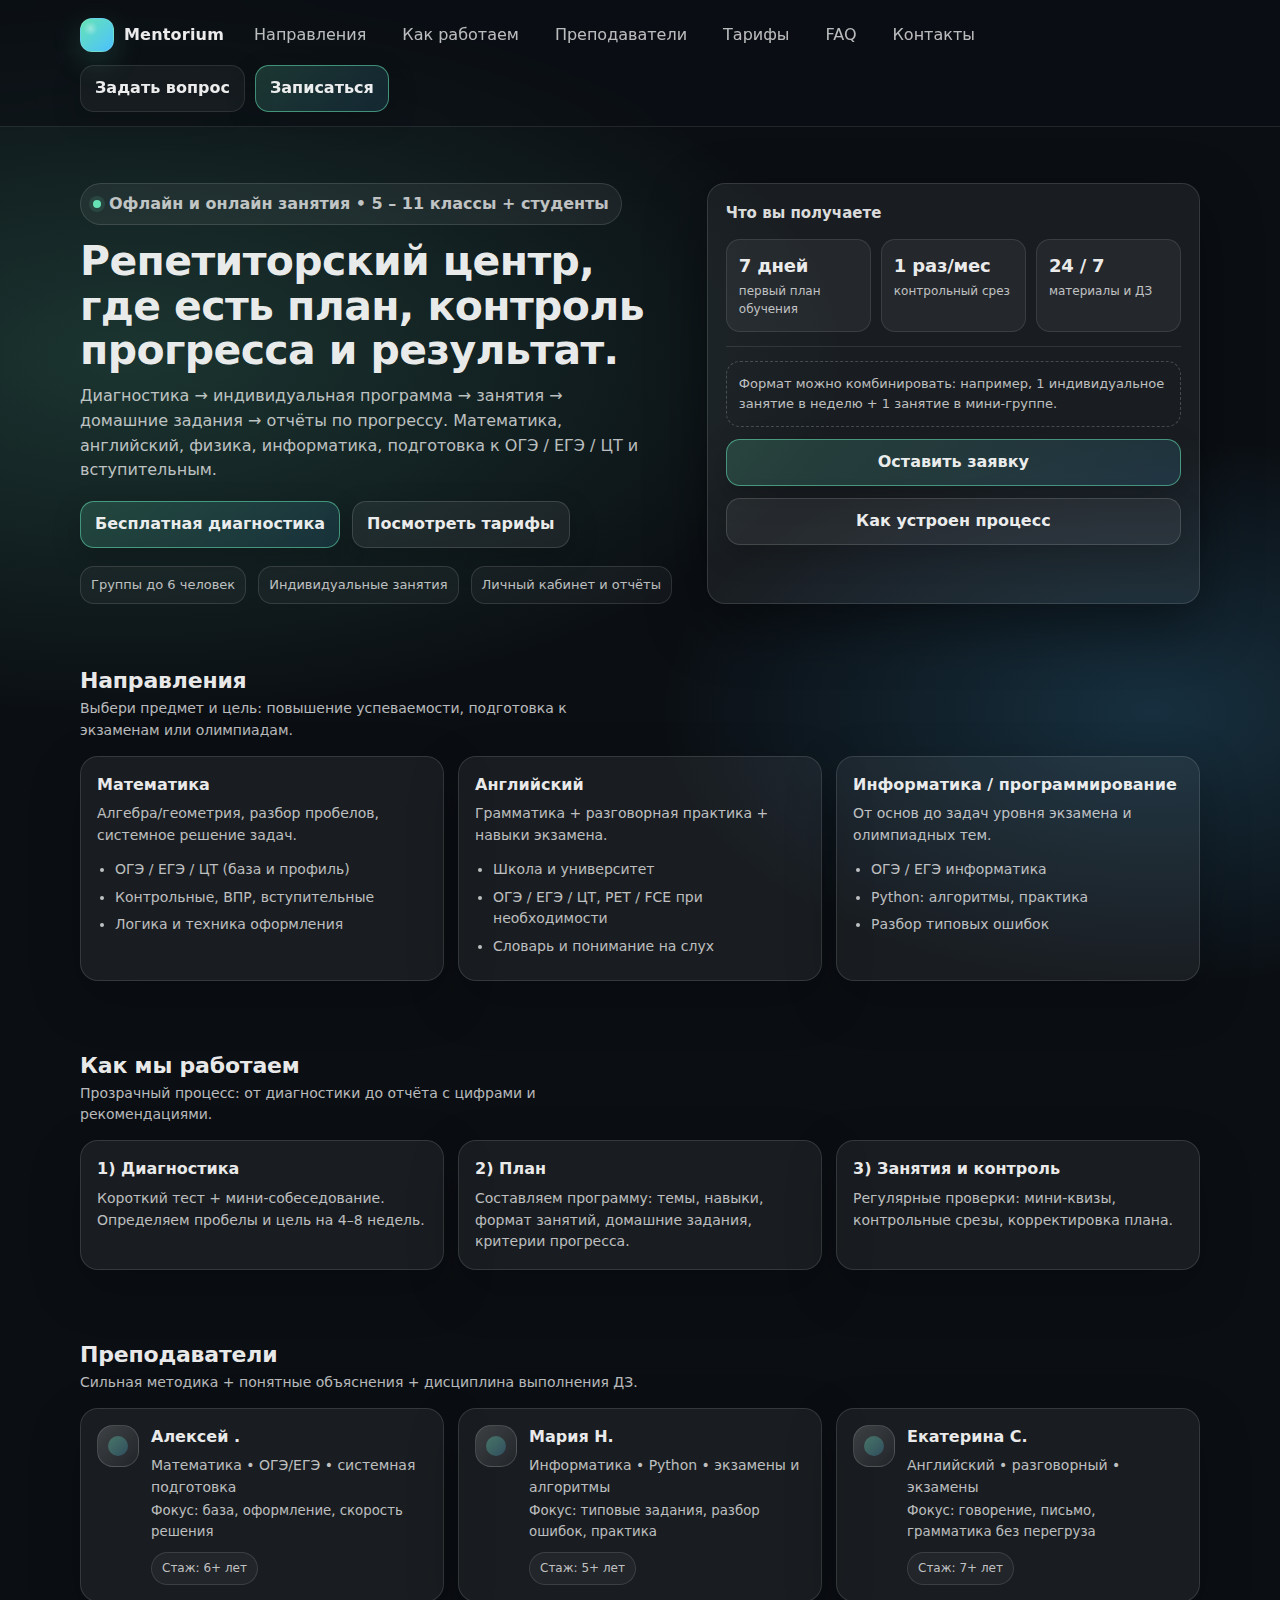
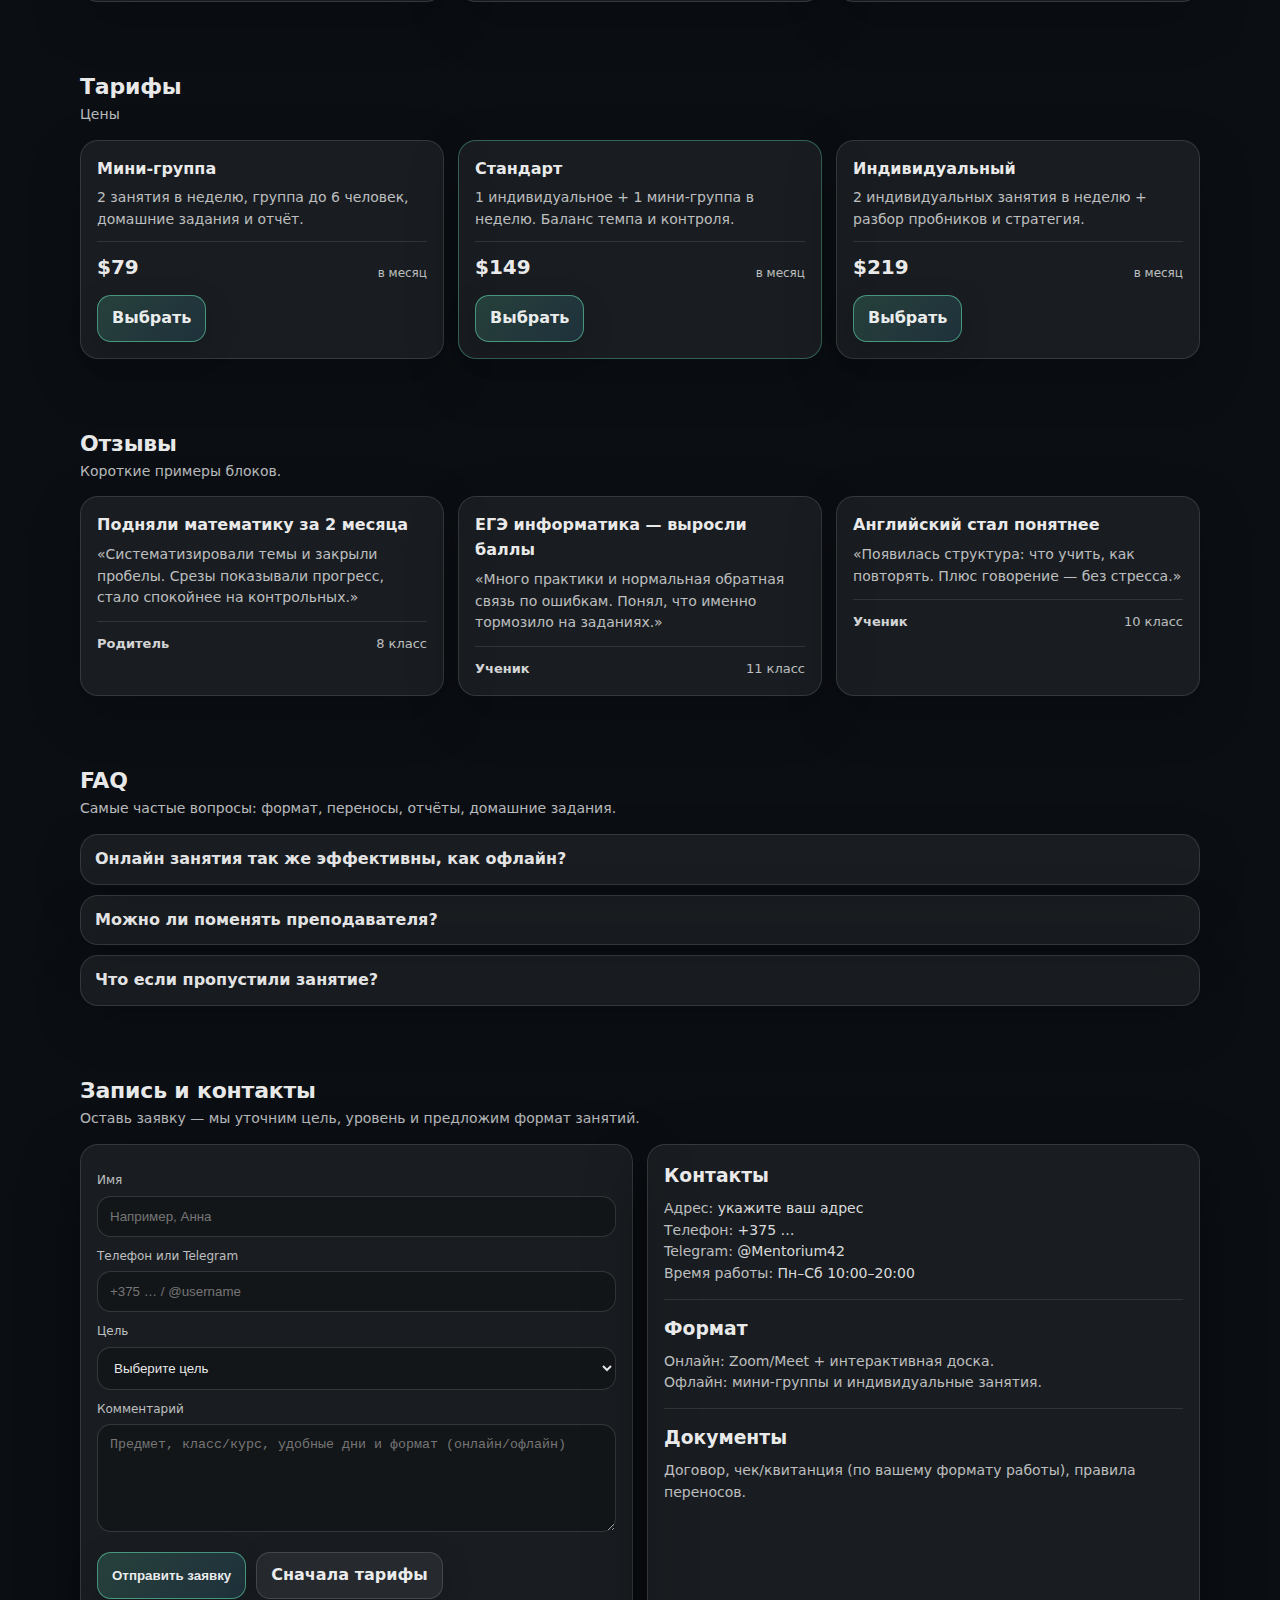
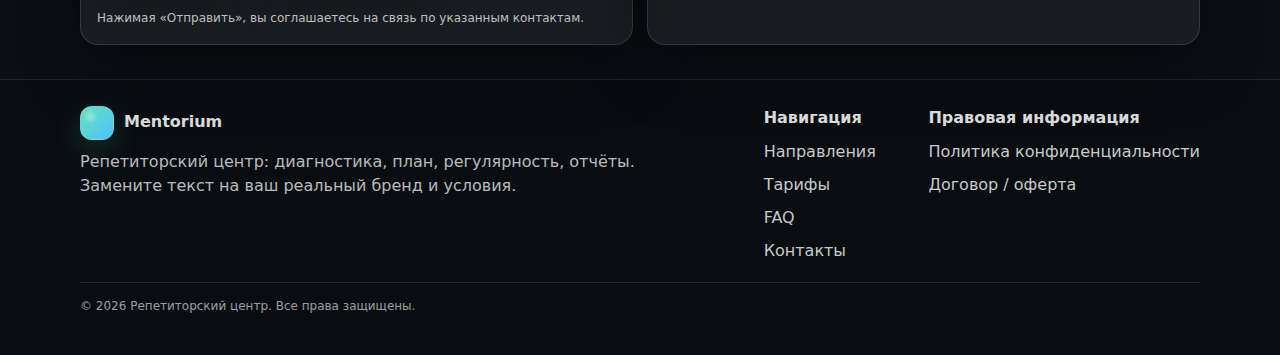
<file: main.html>
<!doctype html>
<html lang="ru">
<head>
  <meta charset="utf-8" />
  <meta name="viewport" content="width=device-width,initial-scale=1" />
  <title>Репетиторский центр «Mentorium»</title>
  <meta name="description" content="Репетиторский центр: математика, английский, подготовка к ОГЭ / ЕГЭ / ЦТ. Онлайн и офлайн. Диагностика, план, прогресс." />
  <style>
    :root{
      --bg: #0b0f14;
      --panel: rgba(255,255,255,.06);
      --panel2: rgba(255,255,255,.08);
      --text: rgba(255,255,255,.92);
      --muted: rgba(255,255,255,.72);
      --line: rgba(255,255,255,.10);
      --brand: #66e3b4;
      --brand2:#4cc2ff;
      --shadow: 0 20px 60px rgba(0,0,0,.45);
      --r: 18px;
      --max: 1120px;
    }

    *{ box-sizing:border-box; }
    html{ scroll-behavior:smooth; }
    body{
      margin:0;
      font-family: ui-sans-serif, system-ui, -apple-system, Segoe UI, Roboto, Arial, "Noto Sans", "Helvetica Neue", sans-serif;
      background:
        radial-gradient(1200px 600px at 10% 10%, rgba(102,227,180,.18), transparent 60%),
        radial-gradient(900px 500px at 90% 20%, rgba(76,194,255,.18), transparent 55%),
        radial-gradient(800px 600px at 40% 110%, rgba(102,227,180,.10), transparent 55%),
        var(--bg);
      color:var(--text);
      line-height:1.55;
    }

    a{ color:inherit; text-decoration:none; }
    .container{ width: min(var(--max), calc(100% - 40px)); margin:0 auto; }

    /* Header */
    header{
      position:sticky; top:0; z-index:50;
      backdrop-filter: blur(14px);
      background: rgba(11,15,20,.55);
      border-bottom: 1px solid var(--line);
    }
    .nav{
      display:flex; align-items:center; justify-content:space-between;
      padding:14px 0;
      gap:16px;
      flex-wrap:wrap;
      row-gap:8px;
    }
    .nav-left{display:flex;align-items:center;gap:20px;flex-wrap:wrap;}
    .brand{
      display:flex; align-items:center; gap:10px;
      font-weight:700;
      letter-spacing:.2px;
    }
    .logo{
      width:34px; height:34px; border-radius:12px;
      background:
        radial-gradient(12px 12px at 30% 30%, rgba(255,255,255,.35), transparent 60%),
        linear-gradient(135deg, var(--brand), var(--brand2));
      box-shadow: 0 10px 30px rgba(102,227,180,.18);
      border: 1px solid rgba(255,255,255,.12);
    }
    .navlinks{
      display:flex; align-items:center; gap:16px;
    }
    .navlinks a{
      padding:9px 10px;
      border-radius:12px;
      color:var(--muted);
    }
    .navlinks a:hover{ background: var(--panel); color:var(--text); }
    .cta{
      display:flex; align-items:center; gap:10px;
    }
    .btn{
      display:inline-flex; align-items:center; justify-content:center;
      gap:10px;
      padding:10px 14px;
      border-radius:14px;
      border: 1px solid rgba(255,255,255,.14);
      background: rgba(255,255,255,.06);
      color:var(--text);
      box-shadow: 0 10px 30px rgba(0,0,0,.18);
      cursor:pointer;
      user-select:none;
      font-weight:600;
    }
    .btn.ghost{
      border-color: rgba(255,255,255,.10);
      background: rgba(255,255,255,.04);
    }
    .btn:hover{ background: rgba(255,255,255,.09); }
    .btn.primary{
      border-color: rgba(102,227,180,.55);
      background: linear-gradient(135deg, rgba(102,227,180,.18), rgba(76,194,255,.12));
    }
    .btn.primary:hover{
      background: linear-gradient(135deg, rgba(102,227,180,.24), rgba(76,194,255,.16));
    }
    .burger{
      display:none;
      width:44px; height:44px;
      border-radius:14px;
      border:1px solid rgba(255,255,255,.14);
      background: rgba(255,255,255,.06);
      cursor:pointer;
    }
    .burger span{
      display:block;
      width:18px; height:2px;
      background: rgba(255,255,255,.85);
      margin: 0 auto;
      border-radius:2px;
    }
    .burger span + span{ margin-top:5px; }

    /* Mobile menu */
    .mobile{
      display:none;
      padding: 0 0 16px;
    }
    .mobile a{
      display:block;
      padding:12px 12px;
      border-radius:14px;
      color:var(--muted);
      border: 1px solid transparent;
    }
    .mobile a:hover{
      background: var(--panel);
      border-color: rgba(255,255,255,.10);
      color:var(--text);
    }

    /* Hero */
    .hero{
      padding: 56px 0 26px;
    }
    .grid-hero{
      display:grid;
      grid-template-columns: 1.1fr .9fr;
      gap: 24px;
      align-items:stretch;
    }
    .badge{
      display:inline-flex; align-items:center; gap:8px;
      padding:8px 12px;
      border-radius:999px;
      background: rgba(255,255,255,.06);
      border:1px solid rgba(255,255,255,.12);
      color:var(--muted);
      font-weight:600;
      width:fit-content;
    }
    .dot{
      width:8px; height:8px; border-radius:50%;
      background: var(--brand);
      box-shadow: 0 0 0 4px rgba(102,227,180,.12);
    }
    h1{
      font-size: clamp(28px, 3.2vw, 46px);
      line-height:1.08;
      margin:14px 0 12px;
      letter-spacing:-.6px;
    }
    .lead{
      color:var(--muted);
      font-size: 16px;
      margin: 0 0 18px;
      max-width: 56ch;
    }
    .hero-actions{
      display:flex;
      gap:12px;
      flex-wrap:wrap;
      margin: 18px 0 0;
    }
    .mini{
      display:flex; gap:12px; flex-wrap:wrap;
      margin-top: 18px;
      color: var(--muted);
      font-size: 13px;
    }
    .mini .chip{
      display:inline-flex; align-items:center; gap:8px;
      padding:8px 10px;
      border-radius:14px;
      border:1px solid rgba(255,255,255,.12);
      background: rgba(255,255,255,.04);
    }
    .panel{
      background: rgba(255,255,255,.06);
      border: 1px solid rgba(255,255,255,.12);
      border-radius: var(--r);
      box-shadow: var(--shadow);
    }
    .hero-card{
      padding: 18px;
      display:flex;
      flex-direction:column;
      gap:12px;
    }
    .hero-card h3{
      margin:0;
      font-size: 15px;
      color: rgba(255,255,255,.86);
    }
    .kpis{
      display:grid;
      grid-template-columns: repeat(3, 1fr);
      gap: 10px;
      margin-top: 2px;
    }
    .kpi{
      padding:12px;
      border-radius:14px;
      background: rgba(255,255,255,.05);
      border:1px solid rgba(255,255,255,.10);
    }
    .kpi strong{
      display:block;
      font-size: 18px;
      letter-spacing:-.2px;
    }
    .kpi span{
      display:block;
      font-size: 12px;
      color: var(--muted);
      margin-top: 2px;
    }
    .note{
      padding:12px 12px;
      border-radius:14px;
      border:1px dashed rgba(255,255,255,.20);
      color:var(--muted);
      font-size: 13px;
    }
    .line{ height:1px; background: var(--line); margin: 2px 0; }

    /* Sections */
    section{ padding: 34px 0; }
    .section-head{
      display:flex; align-items:flex-end; justify-content:space-between;
      gap: 14px;
      margin-bottom: 14px;
    }
    .section-head h2{
      margin:0;
      font-size: 22px;
      letter-spacing:-.2px;
    }
    .section-head p{
      margin:0;
      color:var(--muted);
      max-width: 64ch;
      font-size: 14px;
    }

    /* Cards grid */
    .cards{
      display:grid;
      grid-template-columns: repeat(12, 1fr);
      gap: 14px;
    }
    .card{
      grid-column: span 4;
      padding: 16px;
      border-radius: var(--r);
      background: rgba(255,255,255,.06);
      border: 1px solid rgba(255,255,255,.12);
      box-shadow: 0 18px 50px rgba(0,0,0,.25);
    }
    .card h3{ margin: 0 0 6px; font-size: 16px; }
    .card p{ margin: 0; color: var(--muted); font-size: 14px; }
    .card ul{ margin: 12px 0 0; padding-left: 18px; color: var(--muted); font-size: 14px; }
    .card li{ margin: 6px 0; }

    /* Teachers */
    .teacher{
      display:flex; gap: 12px; align-items:flex-start;
    }
    .avatar{
      width:42px; height:42px; border-radius:16px;
      border: 1px solid rgba(255,255,255,.14);
      background: linear-gradient(135deg, rgba(255,255,255,.16), rgba(255,255,255,.04));
      position:relative;
      flex:0 0 auto;
    }
    .avatar::after{
      content:"";
      position:absolute; inset: 10px;
      border-radius: 12px;
      background: linear-gradient(135deg, rgba(102,227,180,.35), rgba(76,194,255,.22));
    }
    .teacher small{ display:block; color: var(--muted); margin-top: 2px; }
    .pill{
      display:inline-flex; align-items:center;
      padding: 6px 10px;
      border-radius:999px;
      border:1px solid rgba(255,255,255,.12);
      background: rgba(255,255,255,.04);
      color: var(--muted);
      font-size: 12px;
      margin-top: 10px;
      width: fit-content;
    }

    /* Pricing */
    .price{
      display:flex; align-items:flex-end; justify-content:space-between;
      gap:10px; margin-top: 10px;
      padding-top: 10px; border-top: 1px solid rgba(255,255,255,.10);
    }
    .price strong{ font-size: 20px; }
    .price span{ color: var(--muted); font-size: 12px; }

    /* Testimonials */
    .quote{
      font-size:14px;
      color: var(--muted);
      margin-top: 8px;
    }
    .who{
      display:flex; justify-content:space-between; gap:10px;
      margin-top: 12px; padding-top: 12px;
      border-top: 1px solid rgba(255,255,255,.10);
      color: rgba(255,255,255,.82);
      font-weight:600;
      font-size: 13px;
    }
    .who span{ color: var(--muted); font-weight:500; }

    /* FAQ */
    details{
      background: rgba(255,255,255,.06);
      border: 1px solid rgba(255,255,255,.12);
      border-radius: var(--r);
      padding: 12px 14px;
      box-shadow: 0 18px 50px rgba(0,0,0,.20);
    }
    details + details{ margin-top: 10px; }
    summary{
      cursor:pointer;
      list-style:none;
      font-weight: 650;
      color: rgba(255,255,255,.90);
    }
    summary::-webkit-details-marker{ display:none; }
    details p{
      margin:10px 0 0;
      color: var(--muted);
      font-size: 14px;
    }

    /* Contact */
    .contact{
      display:grid;
      grid-template-columns: 1fr 1fr;
      gap: 14px;
      align-items:stretch;
    }
    .form{
      padding: 16px;
    }
    label{
      display:block;
      font-size: 12px;
      color: var(--muted);
      margin: 10px 0 6px;
    }
    input, select, textarea{
      width:100%;
      padding: 12px 12px;
      border-radius: 14px;
      border: 1px solid rgba(255,255,255,.14);
      background: rgba(0,0,0,.22);
      color: var(--text);
      outline: none;
    }
    textarea{ min-height: 108px; resize: vertical; }
    input:focus, select:focus, textarea:focus{
      border-color: rgba(102,227,180,.55);
      box-shadow: 0 0 0 4px rgba(102,227,180,.12);
    }
    .hint{
      color: var(--muted);
      font-size: 12px;
      margin-top: 10px;
    }

    footer{
      padding: 26px 0 40px;
      color: var(--muted);
      border-top: 1px solid var(--line);
      background: rgba(0,0,0,.12);
    }
    .footer-grid{
      display:flex; align-items:flex-start; justify-content:space-between;
      gap:14px;
      flex-wrap:wrap;
    }
    .footer-grid a{ color: rgba(255,255,255,.78); }
    .footer-grid a:hover{ color: var(--text); }

    /* Responsive */
    @media (max-width: 960px){
      .grid-hero{ grid-template-columns: 1fr; }
      .kpis{ grid-template-columns: repeat(3, 1fr); }
      .card{ grid-column: span 6; }
      .contact{ grid-template-columns: 1fr; }
    }
    @media (max-width: 680px){
      .navlinks{ display:none; }
      .burger{ display:inline-flex; align-items:center; justify-content:center; }
      .mobile{ display:block; }
      .mobile[hidden]{ display:none; }
      .card{ grid-column: span 12; }
      .kpis{ grid-template-columns: 1fr; }
      .hero{ padding-top: 36px; }
    }
  </style>
</head>
<body>

<header>
  <div class="container">
    <div class="nav">
      <div class="nav-left">
        <a class="brand" href="#top" aria-label="На главную">
          <span class="logo" aria-hidden="true"></span>
          <span class="brand-name">Mentorium</span>
        </a>
        <nav class="navlinks" aria-label="Навигация">
          <a href="#services">Направления</a>
          <a href="#how">Как работаем</a>
          <a href="#teachers">Преподаватели</a>
          <a href="#pricing">Тарифы</a>
          <a href="#faq">FAQ</a>
          <a href="#contact">Контакты</a>
        </nav>
      </div>

      <div class="cta">
        <a class="btn ghost" href="#contact">Задать вопрос</a>
        <a class="btn primary" href="#contact">Записаться</a>
        <button class="burger" id="burger" aria-label="Открыть меню" aria-expanded="false">
          <span></span><span></span><span></span>
        </button>
      </div>
    </div>

    <nav class="mobile" id="mobileMenu" hidden aria-label="Мобильная навигация">
      <a href="#services">Направления</a>
      <a href="#how">Как работаем</a>
      <a href="#teachers">Преподаватели</a>
      <a href="#pricing">Тарифы</a>
      <a href="#faq">FAQ</a>
      <a href="#contact">Контакты</a>
    </nav>
  </div>
</header>

<main id="top">
  <section class="hero">
    <div class="container">
      <div class="grid-hero">
        <div>
          <div class="badge"><span class="dot" aria-hidden="true"></span>Офлайн и онлайн занятия • 5 – 11 классы + студенты</div>
          <h1>Репетиторский центр, где есть план, контроль прогресса и результат.</h1>
          <p class="lead">
            Диагностика → индивидуальная программа → занятия → домашние задания → отчёты по прогрессу.
            Математика, английский, физика, информатика, подготовка к ОГЭ / ЕГЭ / ЦТ и вступительным.
          </p>

          <div class="hero-actions">
            <a class="btn primary" href="#contact">Бесплатная диагностика</a>
            <a class="btn" href="#pricing">Посмотреть тарифы</a>
          </div>

          <div class="mini" aria-label="Преимущества">
            <span class="chip">Группы до 6 человек</span>
            <span class="chip">Индивидуальные занятия</span>
            <span class="chip">Личный кабинет и отчёты</span>
          </div>
        </div>

        <aside class="panel hero-card" aria-label="Быстрая информация">
          <h3>Что вы получаете</h3>
          <div class="kpis" role="list">
            <div class="kpi" role="listitem"><strong>7 дней</strong><span>первый план обучения</span></div>
            <div class="kpi" role="listitem"><strong>1 раз/мес</strong><span>контрольный срез</span></div>
            <div class="kpi" role="listitem"><strong>24 / 7</strong><span>материалы и ДЗ</span></div>
          </div>
          <div class="line"></div>
          <div class="note">
            Формат можно комбинировать: например, 1 индивидуальное занятие в неделю + 1 занятие в мини-группе.
          </div>
          <a class="btn primary" href="#contact">Оставить заявку</a>
          <a class="btn" href="#how">Как устроен процесс</a>
        </aside>
      </div>
    </div>
  </section>

  <section id="services">
    <div class="container">
      <div class="section-head">
        <div>
          <h2>Направления</h2>
          <p>Выбери предмет и цель: повышение успеваемости, подготовка к экзаменам или олимпиадам.</p>
        </div>
      </div>

      <div class="cards">
        <div class="card">
          <h3>Математика</h3>
          <p>Алгебра/геометрия, разбор пробелов, системное решение задач.</p>
          <ul>
            <li>ОГЭ / ЕГЭ / ЦТ (база и профиль)</li>
            <li>Контрольные, ВПР, вступительные</li>
            <li>Логика и техника оформления</li>
          </ul>
        </div>

        <div class="card">
          <h3>Английский</h3>
          <p>Грамматика + разговорная практика + навыки экзамена.</p>
          <ul>
            <li>Школа и университет</li>
            <li>ОГЭ / ЕГЭ / ЦТ, PET / FCE при необходимости</li>
            <li>Словарь и понимание на слух</li>
          </ul>
        </div>

        <div class="card">
          <h3>Информатика / программирование</h3>
          <p>От основ до задач уровня экзамена и олимпиадных тем.</p>
          <ul>
            <li>ОГЭ / ЕГЭ информатика</li>
            <li>Python: алгоритмы, практика</li>
            <li>Разбор типовых ошибок</li>
          </ul>
        </div>
      </div>
    </div>
  </section>

  <section id="how">
    <div class="container">
      <div class="section-head">
        <div>
          <h2>Как мы работаем</h2>
          <p>Прозрачный процесс: от диагностики до отчёта с цифрами и рекомендациями.</p>
        </div>
      </div>

      <div class="cards">
        <div class="card">
          <h3>1) Диагностика</h3>
          <p>Короткий тест + мини-собеседование. Определяем пробелы и цель на 4–8 недель.</p>
        </div>
        <div class="card">
          <h3>2) План</h3>
          <p>Составляем программу: темы, навыки, формат занятий, домашние задания, критерии прогресса.</p>
        </div>
        <div class="card">
          <h3>3) Занятия и контроль</h3>
          <p>Регулярные проверки: мини-квизы, контрольные срезы, корректировка плана.</p>
        </div>
      </div>
    </div>
  </section>

  <section id="teachers">
    <div class="container">
      <div class="section-head">
        <div>
          <h2>Преподаватели</h2>
          <p>Сильная методика + понятные объяснения + дисциплина выполнения ДЗ.</p>
        </div>
      </div>

      <div class="cards">
        <div class="card">
          <div class="teacher">
            <div class="avatar" aria-hidden="true"></div>
            <div>
              <h3>Алексей .</h3>
              <p>Математика • ОГЭ/ЕГЭ • системная подготовка</p>
              <small>Фокус: база, оформление, скорость решения</small>
              <span class="pill">Стаж: 6+ лет</span>
            </div>
          </div>
        </div>
        <div class="card">
          <div class="teacher">
            <div class="avatar" aria-hidden="true"></div>
            <div>
              <h3>Мария Н.</h3>
              <p>Информатика • Python • экзамены и алгоритмы</p>
              <small>Фокус: типовые задания, разбор ошибок, практика</small>
              <span class="pill">Стаж: 5+ лет</span>
            </div>
          </div>
        </div>
        <div class="card">
          <div class="teacher">
            <div class="avatar" aria-hidden="true"></div>
            <div>
              <h3>Екатерина С.</h3>
              <p>Английский • разговорный • экзамены</p>
              <small>Фокус: говорение, письмо, грамматика без перегруза</small>
              <span class="pill">Стаж: 7+ лет</span>
            </div>
          </div>
        </div>
      </div>
    </div>
  </section>

  <section id="pricing">
    <div class="container">
      <div class="section-head">
        <div>
          <h2>Тарифы</h2>
          <p>Цены</p>
        </div>
      </div>

      <div class="cards">
        <div class="card">
          <h3>Мини-группа</h3>
          <p>2 занятия в неделю, группа до 6 человек, домашние задания и отчёт.</p>
          <div class="price">
            <strong>$79</strong>
            <span>в месяц</span>
          </div>
          <div style="margin-top:12px">
            <a class="btn primary" href="#contact">Выбрать</a>
          </div>
        </div>

        <div class="card" style="border-color: rgba(102,227,180,.35);">
          <h3>Стандарт</h3>
          <p>1 индивидуальное + 1 мини-группа в неделю. Баланс темпа и контроля.</p>
          <div class="price">
            <strong>$149</strong>
            <span>в месяц</span>
          </div>
          <div style="margin-top:12px">
            <a class="btn primary" href="#contact">Выбрать</a>
          </div>
        </div>

        <div class="card">
          <h3>Индивидуальный</h3>
          <p>2 индивидуальных занятия в неделю + разбор пробников и стратегия.</p>
          <div class="price">
            <strong>$219</strong>
            <span>в месяц</span>
          </div>
          <div style="margin-top:12px">
            <a class="btn primary" href="#contact">Выбрать</a>
          </div>
        </div>
      </div>
    </div>
  </section>

  <section id="reviews">
    <div class="container">
      <div class="section-head">
        <div>
          <h2>Отзывы</h2>
          <p>Короткие примеры блоков.</p>
        </div>
      </div>

      <div class="cards">
        <div class="card">
          <h3>Подняли математику за 2 месяца</h3>
          <p class="quote">«Систематизировали темы и закрыли пробелы. Срезы показывали прогресс, стало спокойнее на контрольных.»</p>
          <div class="who"><div>Родитель</div><span>8 класс</span></div>
        </div>
        <div class="card">
          <h3>ЕГЭ информатика — выросли баллы</h3>
          <p class="quote">«Много практики и нормальная обратная связь по ошибкам. Понял, что именно тормозило на заданиях.»</p>
          <div class="who"><div>Ученик</div><span>11 класс</span></div>
        </div>
        <div class="card">
          <h3>Английский стал понятнее</h3>
          <p class="quote">«Появилась структура: что учить, как повторять. Плюс говорение — без стресса.»</p>
          <div class="who"><div>Ученик</div><span>10 класс</span></div>
        </div>
      </div>
    </div>
  </section>

  <section id="faq">
    <div class="container">
      <div class="section-head">
        <div>
          <h2>FAQ</h2>
          <p>Самые частые вопросы: формат, переносы, отчёты, домашние задания.</p>
        </div>
      </div>

      <details>
        <summary>Онлайн занятия так же эффективны, как офлайн?</summary>
        <p>Да, если есть регулярность, домашние задания и контроль. Мы даём материалы, фиксируем прогресс и корректируем план.</p>
      </details>

      <details>
        <summary>Можно ли поменять преподавателя?</summary>
        <p>Да. Если ученику не подходит темп/стиль, предложим альтернативу и перенесём программу без потерь.</p>
      </details>

      <details>
        <summary>Что если пропустили занятие?</summary>
        <p>Есть переносы по правилам центра. Мы также отправим материалы и задачу на самостоятельную отработку.</p>
      </details>
    </div>
  </section>

  <section id="contact">
    <div class="container">
      <div class="section-head">
        <div>
          <h2>Запись и контакты</h2>
          <p>Оставь заявку — мы уточним цель, уровень и предложим формат занятий.</p>
        </div>
      </div>

      <div class="contact">
        <div class="panel form">
          <form id="leadForm">
            <label for="name">Имя</label>
            <input id="name" name="name" autocomplete="name" placeholder="Например, Анна" required />

            <label for="phone">Телефон или Telegram</label>
            <input id="phone" name="phone" autocomplete="tel" placeholder="+375 … / @username" required />

            <label for="goal">Цель</label>
            <select id="goal" name="goal" required>
              <option value="" disabled selected>Выберите цель</option>
              <option>Повысить успеваемость</option>
              <option>Подготовка к ОГЭ</option>
              <option>Подготовка к ЦТ</option>
              <option>Подготовка к ЕГЭ</option>
              <option>Вступительные / экзамен</option>
              <option>Олимпиадная подготовка</option>
            </select>

            <label for="msg">Комментарий</label>
            <textarea id="msg" name="msg" placeholder="Предмет, класс/курс, удобные дни и формат (онлайн/офлайн)"></textarea>

            <div style="display:flex; gap:10px; flex-wrap:wrap; margin-top:12px;">
              <button class="btn primary" type="submit">Отправить заявку</button>
              <a class="btn" href="#pricing">Сначала тарифы</a>
            </div>

            <div class="hint" id="formHint">
              Нажимая «Отправить», вы соглашаетесь на связь по указанным контактам.
            </div>
          </form>
        </div>

        <div class="panel" style="padding:16px;">
          <h3 style="margin:0 0 8px;">Контакты</h3>
          <p style="margin:0; color:var(--muted); font-size:14px;">
            Адрес: <span style="color:rgba(255,255,255,.85)">укажите ваш адрес</span><br/>
            Телефон: <span style="color:rgba(255,255,255,.85)">+375 …</span><br/>
            Telegram: <span style="color:rgba(255,255,255,.85)">@Mentorium42</span><br/>
            Время работы: <span style="color:rgba(255,255,255,.85)">Пн–Сб 10:00–20:00</span>
          </p>

          <div class="line" style="margin:14px 0;"></div>

          <h3 style="margin:0 0 8px;">Формат</h3>
          <p style="margin:0; color:var(--muted); font-size:14px;">
            Онлайн: Zoom/Meet + интерактивная доска.<br/>
            Офлайн: мини-группы и индивидуальные занятия.
          </p>

          <div class="line" style="margin:14px 0;"></div>

          <h3 style="margin:0 0 8px;">Документы</h3>
          <p style="margin:0; color:var(--muted); font-size:14px;">
            Договор, чек/квитанция (по вашему формату работы), правила переносов.
          </p>
        </div>
      </div>
    </div>
  </section>
</main>

<footer>
  <div class="container">
    <div class="footer-grid">
      <div>
        <div style="display:flex; align-items:center; gap:10px; font-weight:700; color:rgba(255,255,255,.86);">
          <span class="logo" aria-hidden="true"></span>
          <span>Mentorium</span>
        </div>
        <div style="margin-top:10px; max-width: 62ch;">
          Репетиторский центр: диагностика, план, регулярность, отчёты. Замените текст на ваш реальный бренд и условия.
        </div>
      </div>

      <div>
        <div style="font-weight:700; color:rgba(255,255,255,.86);">Навигация</div>
        <div style="margin-top:10px; display:grid; gap:8px;">
          <a href="#services">Направления</a>
          <a href="#pricing">Тарифы</a>
          <a href="#faq">FAQ</a>
          <a href="#contact">Контакты</a>
        </div>
      </div>

      <div>
        <div style="font-weight:700; color:rgba(255,255,255,.86);">Правовая информация</div>
        <div style="margin-top:10px; display:grid; gap:8px;">
          <a href="#" onclick="alert('Добавьте ссылку на вашу политику конфиденциальности.'); return false;">Политика конфиденциальности</a>
          <a href="#" onclick="alert('Добавьте ссылку на оферту/договор.'); return false;">Договор / оферта</a>
        </div>
      </div>
    </div>

    <div style="margin-top:18px; border-top:1px solid var(--line); padding-top:14px; color:rgba(255,255,255,.60); font-size:12px;">
      © <span id="year"></span> Репетиторский центр. Все права защищены.
    </div>
  </div>
</footer>

<script>
  // year
  document.getElementById("year").textContent = new Date().getFullYear();

  // mobile menu
  const burger = document.getElementById("burger");
  const mobileMenu = document.getElementById("mobileMenu");

  burger?.addEventListener("click", () => {
    const expanded = burger.getAttribute("aria-expanded") === "true";
    burger.setAttribute("aria-expanded", String(!expanded));
    mobileMenu.hidden = expanded;
  });

  // close mobile menu on link click
  mobileMenu?.querySelectorAll("a").forEach(a => {
    a.addEventListener("click", () => {
      burger.setAttribute("aria-expanded", "false");
      mobileMenu.hidden = true;
    });
  });

  // form demo submission (no backend)
  const form = document.getElementById("leadForm");
  const hint = document.getElementById("formHint");

  form?.addEventListener("submit", (e) => {
    e.preventDefault();

    const data = Object.fromEntries(new FormData(form).entries());
    // Здесь можно отправить на ваш backend / Google Forms / Telegram bot / Supabase function
    console.log("Lead:", data);

    hint.textContent = "Заявка сохранена (демо). Подключите отправку на сервер/бота.";
    form.reset();
  });
</script>

</body>
</html>
</file>
